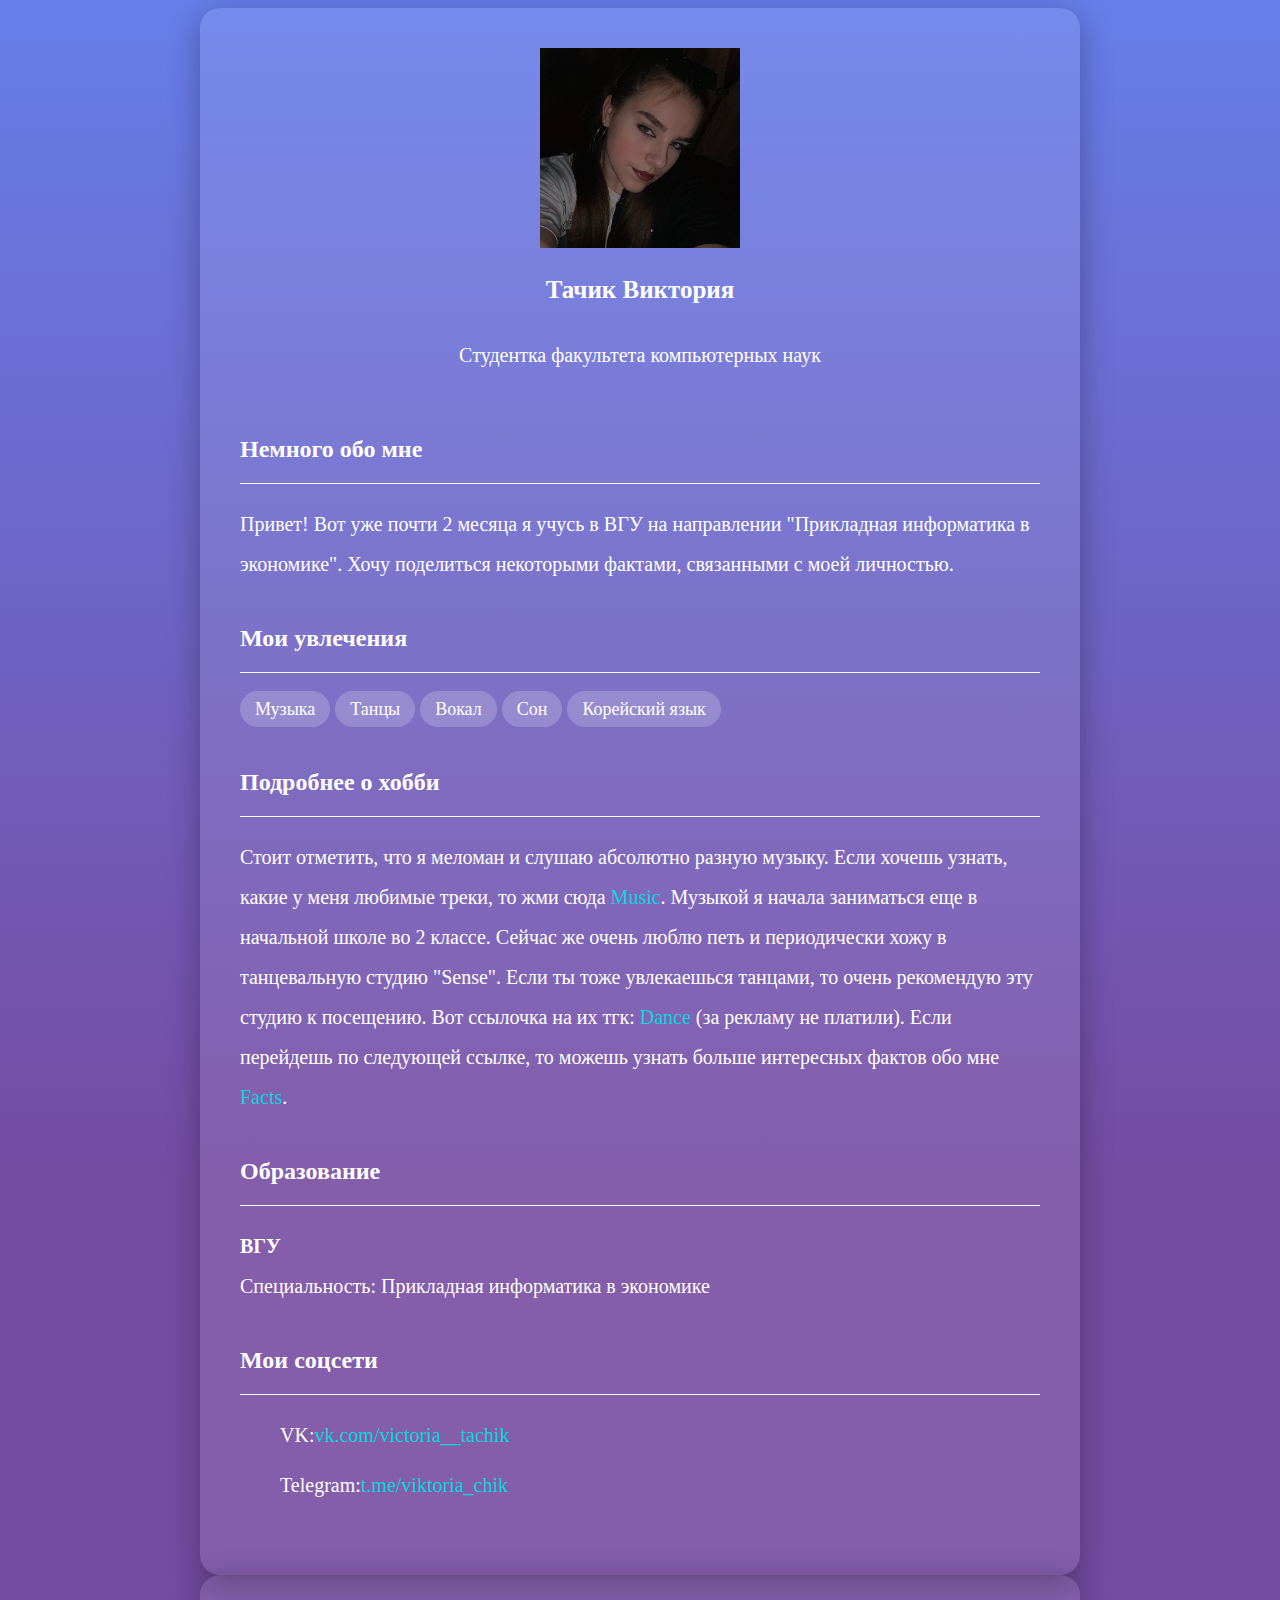
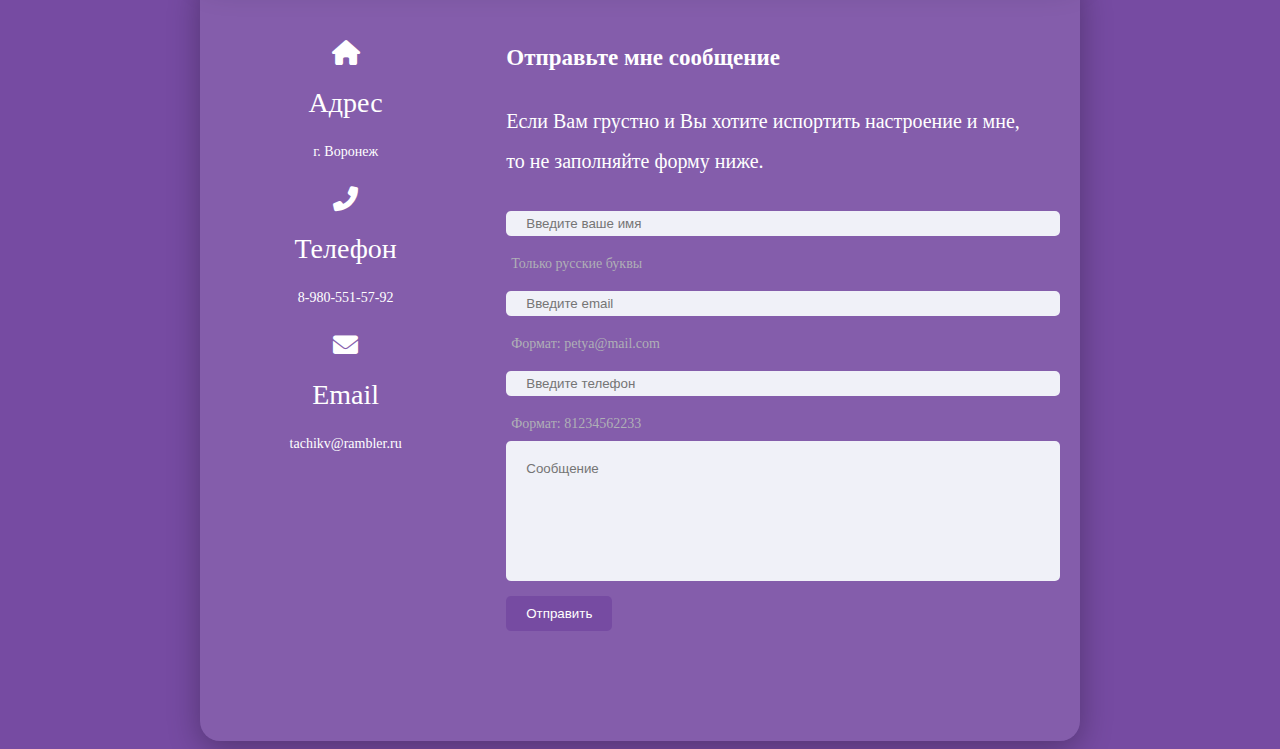
<file: index.html>
<!DOCTYPE html>
<html lang="ru">
<head>
    <meta charset="UTF-8">
    <meta name="viewport" content="width=device-width, initial-scale=1.0">
    <title>Мой первый сайт</title>
    <link rel="stylesheet" href="style.css">
    <link rel="stylesheet" href="https://cdnjs.cloudflare.com/ajax/libs/font-awesome/6.0.0-beta3/css/all.min.css">
</head>
<body>
    <div class="container">
        <header class="header">
            <div class="photo">
                <img src="myself.jpg" alt="фотка" class="photo">
            </div>
            <h1>Тачик Виктория</h1>
            <p class="subtitle">Студентка факультета компьютерных наук</p>
        </header>

        <section class="section">
            <h2>Немного обо мне</h2>
            <p>Привет! Вот уже почти 2 месяца я учусь в ВГУ на направлении "Прикладная информатика в экономике". Хочу поделиться
                некоторыми фактами, связанными с моей личностью.
            </p>
        </section>

        <section class="section">
            <h2>Мои увлечения</h2>
            <div class="skills">
                <span class="skill">Музыка</span>
                <span class="skill">Танцы</span>
                <span class="skill">Вокал</span>
                <span class="skill">Сон</span>
                <span class="skill">Корейский язык</span>
            </div>
        </section>

        <section class="section">
            <h2>Подробнее о хобби</h2>
            <p>Стоит отметить, что я меломан и слушаю абсолютно разную музыку. Если хочешь узнать, какие у меня любимые треки, то жми сюда
                <a href="https://music.apple.com/ru/playlist/%D0%BC%D1%83%D0%B7%D1%8B%D0%BA%D0%B0/pl.u-b3b8VGBHKpeDK5L">Music</a>.
                Музыкой я начала заниматься еще в начальной школе во 2 классе. Сейчас же очень люблю петь и периодически хожу в танцевальную студию "Sense".
                Если ты тоже увлекаешься танцами, то очень рекомендую эту студию к посещению. Вот ссылочка на их тгк:
                <a href="https://t.me/sensedance">Dance</a> (за рекламу не платили). Если перейдешь по следующей ссылке, то можешь узнать больше интересных фактов обо мне
                 <a href="first.html">Facts</a>.
            </p>
        </section>

        <section class="section">
            <h2>Образование</h2>
            <p><strong>ВГУ</strong><br>
            Специальность: Прикладная информатика в экономике<br>
            </p>
        </section>

        <section class="section">
            <h2>Мои соцсети</h2>
            <ul class="contact-list">
                <li> VK: <a href="https://vk.com/victoria__tachik" target="_blank">vk.com/victoria__tachik</a></li>
                <li> Telegram: <a href="https://t.me/viktoria_chik" target="_blank">t.me/viktoria_chik</a></li>
        </section>
    </div>
    <div class="container2">
        <div class="content">
            <div class="left-side">
                <div class="address details">
                    <i class="fas fa-home"></i>
                    <div class="topic">Адрес</div>
                    <div class="text-one">г. Воронеж</div>
                </div>
                <div class="phone details">
                    <i class="fas fa-phone-alt"></i>
                    <div class="topic">Телефон</div>
                    <div class="text-one">8-980-551-57-92</div>
                </div>
                <div class="email details">
                    <i class="fas fa-envelope"></i>
                    <div class="topic">Email</div>
                    <div class="text-one">tachikv@rambler.ru</div>
                </div>
            </div>
            <div class="right-side">
                <div class="topic-text">Отправьте мне сообщение</div>
                <p>Если Вам грустно и Вы хотите испортить настроение и мне, то не заполняйте форму ниже.</p>
                <form action="#" id="form" name="form">
                    <div class="input-box">
                        <input 
                        type="text" 
                        placeholder="Введите ваше имя" 
                        id="name" 
                        name="name" 
                        data-reg="^[а-яА-ЯёЁ ]{2,}$">
                        <label for="name">Только русские буквы</label>
                    </div>

                    <div class="input-box">
                        <input 
                        type="text" 
                        placeholder="Введите email" 
                        id="email" 
                        name="email" 
                        data-reg="^[-\w.]+@([A-z0-9][-A-z0-9]+\.)+[A-z]{2,4}$">
                        <label for="email">Формат: petya@mail.com</label>
                    </div>

                    <div class="input-box">
                        <input 
                        type="text" 
                        placeholder="Введите телефон" 
                        id="phone" 
                        name="phone" 
                        data-reg="^((\+7|7|8)+([0-9]){10})$">
                        <label for="phone">Формат: 81234562233</label>
                    </div>

                    <div class="input-box message-box">
                        <textarea 
                        placeholder="Сообщение" 
                        name="message"
                        data-reg=".{1,}"
                        ></textarea>
                    </div>
                    <div class="button">
                        <input 
                        type="submit" 
                        value="Отправить" 
                        id="button" 
                        name="button">
                    </div>
                </form>
            </div>
            <script src="script.js"></script>
        </div>
    </div>
</body>
</html>
</file>
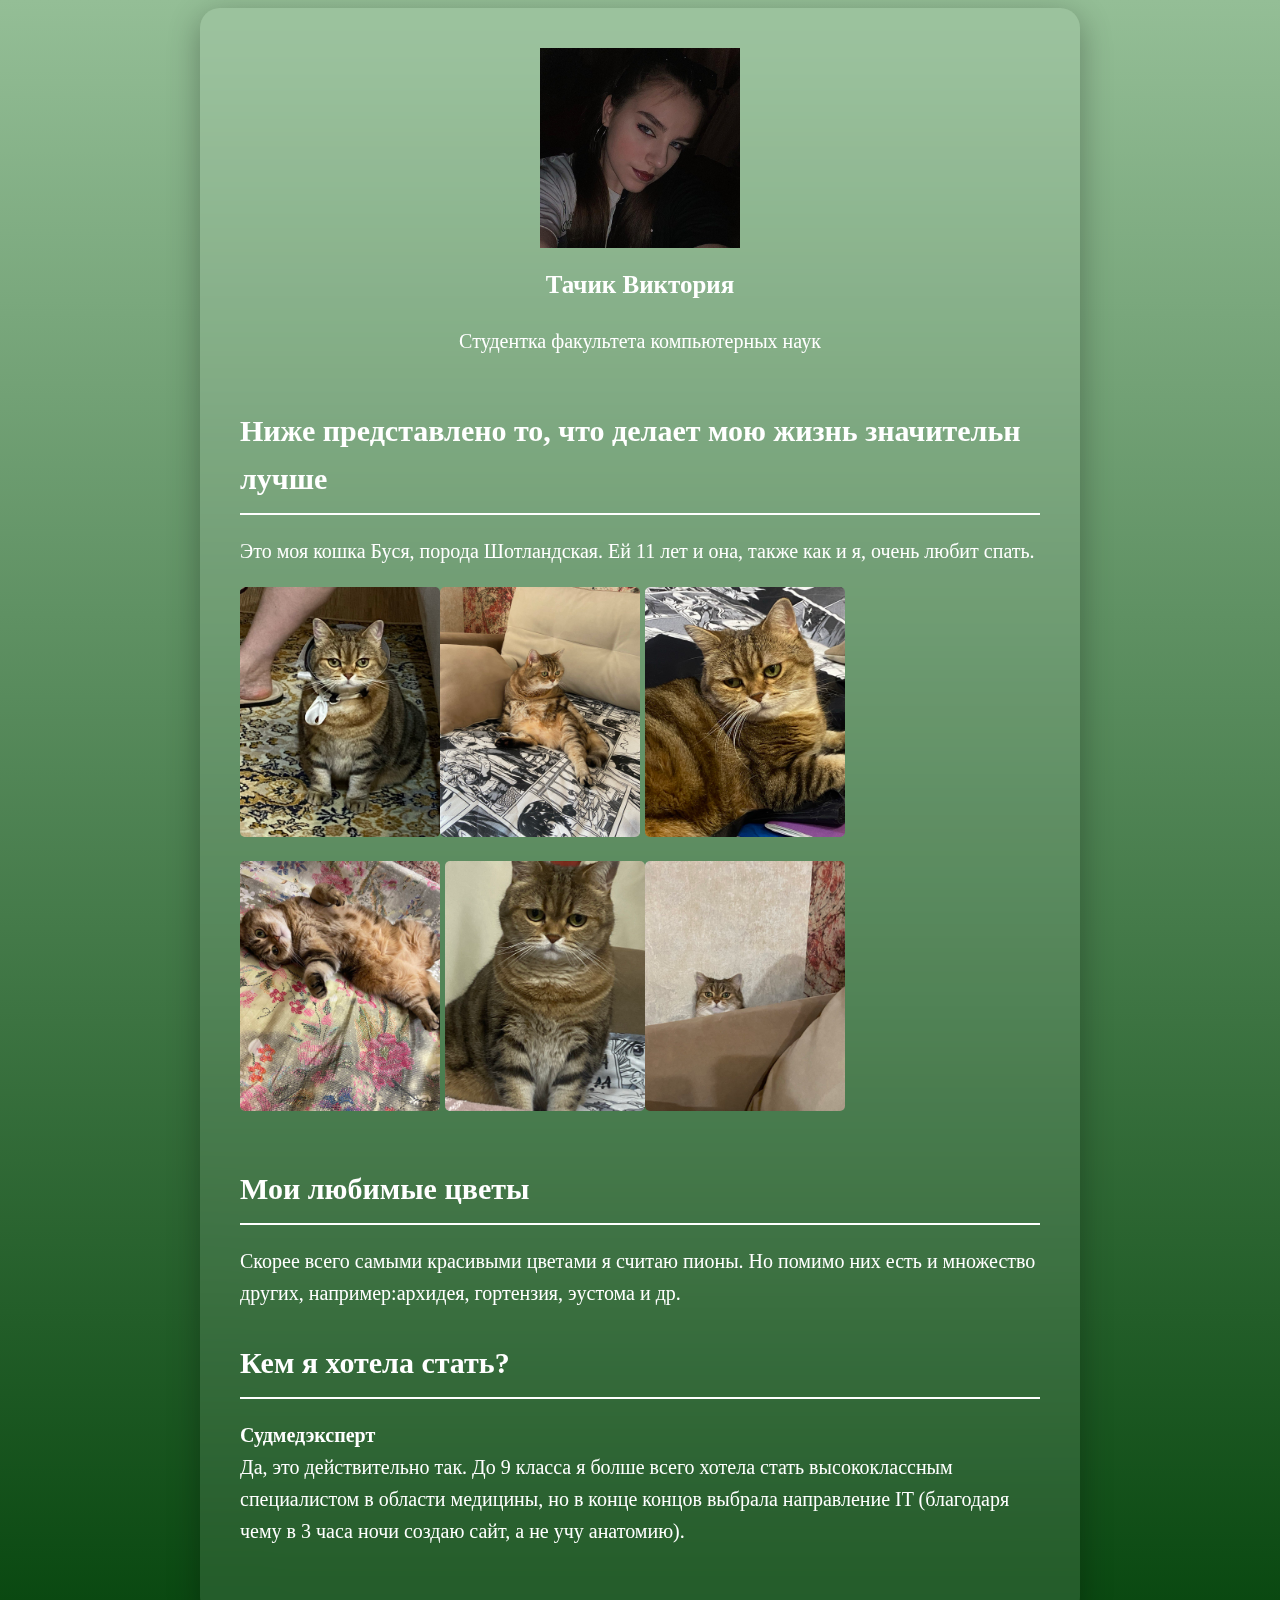
<file: first.html>
<!DOCTYPE html>
<html lang="ru">
<head>
    <meta charset="UTF-8">
    <meta name="viewport" content="width=device-width, initial-scale=1.0">
    <title>Мой первый сайт</title>
    <link rel="stylesheet" href="style1.css">
</head>
<body>
    <div class="container">
        <header class="header">
            <div class="photo">
                <img src="myself.jpg" alt="фотка" class="photo">
            </div>
            <h1>Тачик Виктория</h1>
            <p class="subtitle">Студентка факультета компьютерных наук</p>
        </header>

        <section class="section">
            <h2>Ниже представлено то, что делает мою жизнь значительн лучше</h2>
            <p>Это моя кошка Буся, порода Шотландская. Ей 11 лет и она, также как и я, очень любит спать.
                    <p><img src="busa.jpg" alt="фотка" class="photobusa"><img src="busa1.jpg" alt="фотка" class="photobusa">
                    <img src="busa2.jpg" alt="фотка" class="photobusa"><img src="busa3.jpg" alt="фотка" class="photobusa">
                    <img src="busa4.jpg" alt="фотка" class="photobusa"><img src="busa5.jpg" alt="фотка" class="photobusa"></p>
             </p>
        </section>

        <section class="section">
            <h2>Мои любимые цветы</h2>
            <p>Скорее всего самыми красивыми цветами я считаю пионы. Но помимо них есть и множество других, например:архидея, гортензия, эустома и др.
            </p>
        </section>

        <section class="section">
            <h2>Кем я хотела стать?</h2>
            <p><strong>Судмедэксперт</strong><br>
            Да, это действительно так. До 9 класса я болше всего хотела стать высококлассным специалистом в области медицины, но в конце концов выбрала направление IT
            (благодаря чему в 3 часа ночи создаю сайт, а не учу анатомию).<br>
            </p>
        </section>
    </div>
</body>
</html>
</file>
<file: style.css>
body {
            background:linear-gradient( #667eea 0%, #764ba2 50%);
            color: rgb(255, 255, 255);
            line-height: 2;
            font-family: "Times New Roman", "Verdana", sans-serif; 
            font-size: 20px;
            align-items: center;
            justify-content: center;
        }
        .container {
            max-width: 800px;
            margin: 0 auto;
            background: rgba(255, 255, 255, 0.1);
            border-radius: 20px;
            padding: 40px;
            box-shadow: 0 8px 32px rgba(0, 0, 0, 0.3);
        }
        .container2 {
            max-width: 800px;
            margin: 0 auto;
            background: rgba(255, 255, 255, 0.1);
            border-radius: 20px;
            padding: 40px;
            box-shadow: 0 8px 32px rgba(0, 0, 0, 0.3);
        }

        .header {
            text-align:center;
            margin-bottom: 50px;
        }

        .photo {
            width: 200px;
            height: 200px;
            margin: 0 auto ;
        }

        h1 {
            font-size: 25px;
            margin-bottom: 10px;
        }
        .section {
            margin-bottom: 30px;
        }

        h2 {
            border-bottom: 1px solid white;
            padding-bottom: 10px;
            margin-bottom: 15px;
            font-size:larger;
        }

        .skills {
            display:contents;
            flex-wrap:wrap-reverse;
            gap:initial;
        }

        .skill {
            background: rgba(255, 255, 255, 0.2);
            padding: 8px 15px;
            border-radius: 20px;
            font-size: 0.9em;
        }
        .contact-list li {
            margin-bottom: 10px;
            display: flex;
        }

        a {
            color: #0cd6dd;
            text-decoration: none;
        }

        a:hover {
            color: #070808;
            text-decoration: underline;
        }

        .content{
            display: flex;
            justify-content: space-between;
            padding: 20px;        
        }

        .left-side{
            width: 25%;
            height: 100%;
            position: relative;
        }

        .right-side{
            width: 75%;
            margin-left: 75px;
        }

        .details{
            margin-bottom: 15px;
            text-align: center;
        }

        .details i{
            font-size: 25px;
            color: white;
            margin-bottom:  10px;
        }

        .topic{
            font-size: 28px;
            font-weight: 500;
            margin-bottom: 7px;
        }

        .text-one{
            font-size: 14px;
        }
        
        .topic-text{
            font-size: 23px;
            font-weight: 600;
            color: white;
            margin-bottom: 10px;
        }

        .input-box{
            width: 100%;
            height: 50px;
            margin-bottom:30px;
        }

        .input-box input,
        .input-box textarea{
            width: 100%;
            height: 50%;
            border: none;
            background: #f0f1f8;
            padding: 0 20px;
            border-radius: 5px;
            margin-bottom: 3px;
        }

         .input-box label{
            font-size: 14px;
            color: #afafb6;
            padding-left: 5px;          
        }

         .input-box textarea{
            resize: none;
            font-family: "Roboto", sans-serif; 
            padding: 20px;
            height: 100px;
        }

        .message-box{
            min-height: 110px;
            margin-top: 10px;
        }

        .button{
            display: inline-block;
            margin-top: 10px;
        }

        .button input[type="submit"]{
            color: white;
            background: #764ba2;
            border: none;
            outline: none;
            padding: 10px 20px;
            border-radius: 5px;
            transition: 0.2s;
            cursor: pointer;
        }

        .button input[type="submit"]:hover{
            background: #667eea;
        }
       
        .form-message {
    margin-top: 20px;
    padding: 15px;
    border-radius: 5px;
    text-align: center;
}

.success-message {
    background-color: #d4edda;
    color: #155724;
    border: 1px solid #c3e6cb;
}

.error-message {
    background-color: #f8d7da;
    color: #721c24;
    border: 1px solid #f5c6cb;
}

        @media (max-width: 800px) {

  .content {
    height: 100%;
    flex-direction: column-reverse; 
  }


  .left-side {
    margin-top: 50px;
    flex-direction: row; 
    width: 100%; 
    justify-content: center;
    flex-wrap: wrap; 
  }
  .details {
    margin-right: 20px;
  }
  .details:last-child {
    margin-right: 0;
  }
  .right-side {
    width: 100%;
    margin-left: 0;
  }
}
</file>
<file: style1.css>
body {
            background: linear-gradient( #94be96 0%, #08470f 100%);
            color: white;
            line-height: 1.6;
            font-family: "Times New Roman", "Verdana", sans-serif; 
            font-size: 20px; 
        }
        .container {
            max-width: 800px;
            margin: 0 auto;
            background: rgba(255, 255, 255, 0.1);
            backdrop-filter: blur(50px);
            border-radius: 20px;
            padding: 40px;
            box-shadow: 0 8px 32px rgba(0, 0, 0, 0.3);
        }

        .header {
            text-align:center;
            margin-bottom: 50px;
        }

        .photo {
            width: 200px;
            height: 200px;
            margin: 0 auto ;
        }

        h1 {
            font-size: 25px;
            margin-bottom: 10px;
        }

        .section {
            margin-bottom: 30px;
        }

        h2 {
            border-bottom: 2px solid white;
            padding-bottom: 10px;
            margin-bottom: 15px;
            font-size: 1.5em;
        }
        .photobusa {
            width: 200px;
            height: 250px;
            margin: 0;
            border-radius: 5px;
            margin-bottom: 15px;
            align-items:start;
            opacity: 1;
            transition: opacity 1s ease-in-out ;
        }
        .photobusa:hover{
            opacity: 0.5;
        }
</file>
